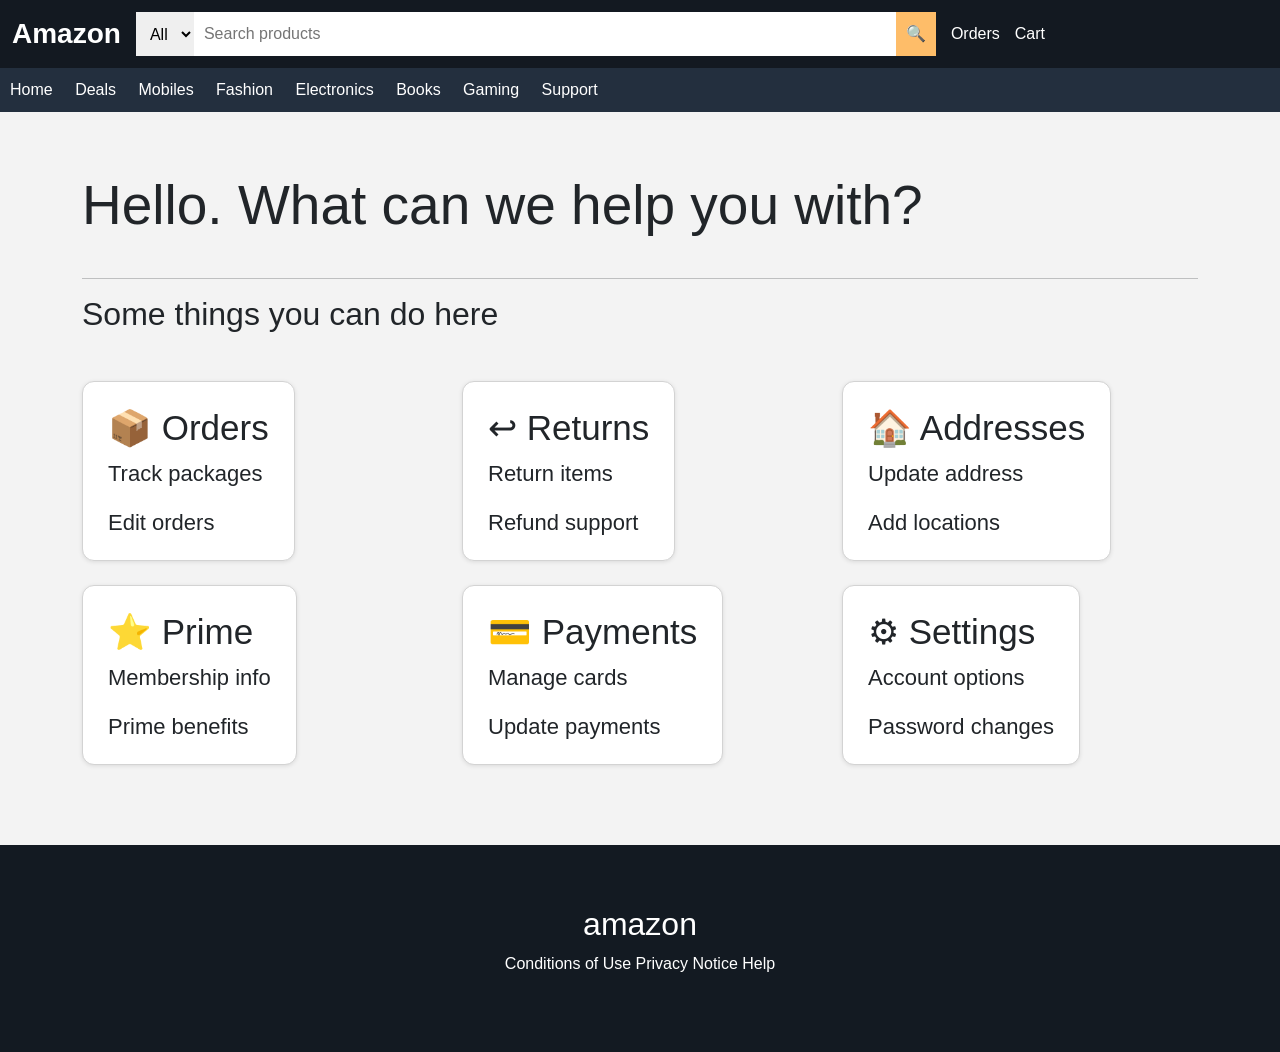
<file: customer-service.html>
<!DOCTYPE html>

<html>

<head>

<title>Customer Service</title>

<meta charset="UTF-8">

<meta name="viewport"
content="width=device-width,initial-scale=1">

<link href="https://cdn.jsdelivr.net/npm/bootstrap@5.3.8/dist/css/bootstrap.min.css"
rel="stylesheet">

<link rel="stylesheet"
href="style.css">

<style>

body{

background:#f3f3f3;

}

.helpbox{

background:white;

border:3px solid orange;

padding:25px;

border-radius:12px;

margin-bottom:20px;

font-size:24px;

}

.sectiontitle{

font-size:55px;

margin-top:60px;

margin-bottom:40px;

}

.supportcard{

background:white;

border:1px solid lightgray;

padding:25px;

border-radius:12px;

height:180px;

transition:.3s;

}

.supportcard:hover{

box-shadow:0 0 10px rgba(0,0,0,.2);

}

.supportcard h3{

font-size:35px;

}

.supportcard p{

font-size:22px;

}

.footerdark{

background:#131A22;

padding:60px;

margin-top:80px;

color:white;

}

</style>

</head>

<body>

<header>
<div class="navbar-main">
<div class="logo"><a href="index.html">Amazon</a></div>
<div class="search-wrap"><select><option>All</option></select><input placeholder="Search products"><button>🔍</button></div>
<div class="nav-links"><a href="orders.html">Orders</a><a href="cart.html">Cart</a></div>
</div>
<div class="panel">
<a href="index.html">Home</a>
<a href="today-deals.html">Deals</a>
<a href="mobiles.html">Mobiles</a>
<a href="fashion.html">Fashion</a>
<a href="electronics.html">Electronics</a>
<a href="books.html">Books</a>
<a href="gaming.html">Gaming</a>
<a href="customer-service.html">Support</a>
</div>
</header>
















<div class="container mt-5">






<h1 class="sectiontitle">

Hello. What can we help you with?

</h1>



<hr>



<h2 class="mb-5">

Some things you can do here

</h2>





<div class="row g-4">



<div class="col-md-4">

<div class="supportcard">

<h3>

📦 Orders

</h3>

<p>

Track packages

</p>

<p>

Edit orders

</p>

</div>

</div>





<div class="col-md-4">

<div class="supportcard">

<h3>

↩ Returns

</h3>

<p>

Return items

</p>

<p>

Refund support

</p>

</div>

</div>





<div class="col-md-4">

<div class="supportcard">

<h3>

🏠 Addresses

</h3>

<p>

Update address

</p>

<p>

Add locations

</p>

</div>

</div>





<div class="col-md-4">

<div class="supportcard">

<h3>

⭐ Prime

</h3>

<p>

Membership info

</p>

<p>

Prime benefits

</p>

</div>

</div>





<div class="col-md-4">

<div class="supportcard">

<h3>

💳 Payments

</h3>

<p>

Manage cards

</p>

<p>

Update payments

</p>

</div>

</div>





<div class="col-md-4">

<div class="supportcard">

<h3>

⚙ Settings

</h3>

<p>

Account options

</p>

<p>

Password changes

</p>

</div>

</div>





</div>

</div>





<div class="footerdark">

<div class="container text-center">

<h2>

amazon

</h2>

<p>

Conditions of Use

Privacy Notice

Help

</p>

</div>

</div>


</body>

</html>
</file>
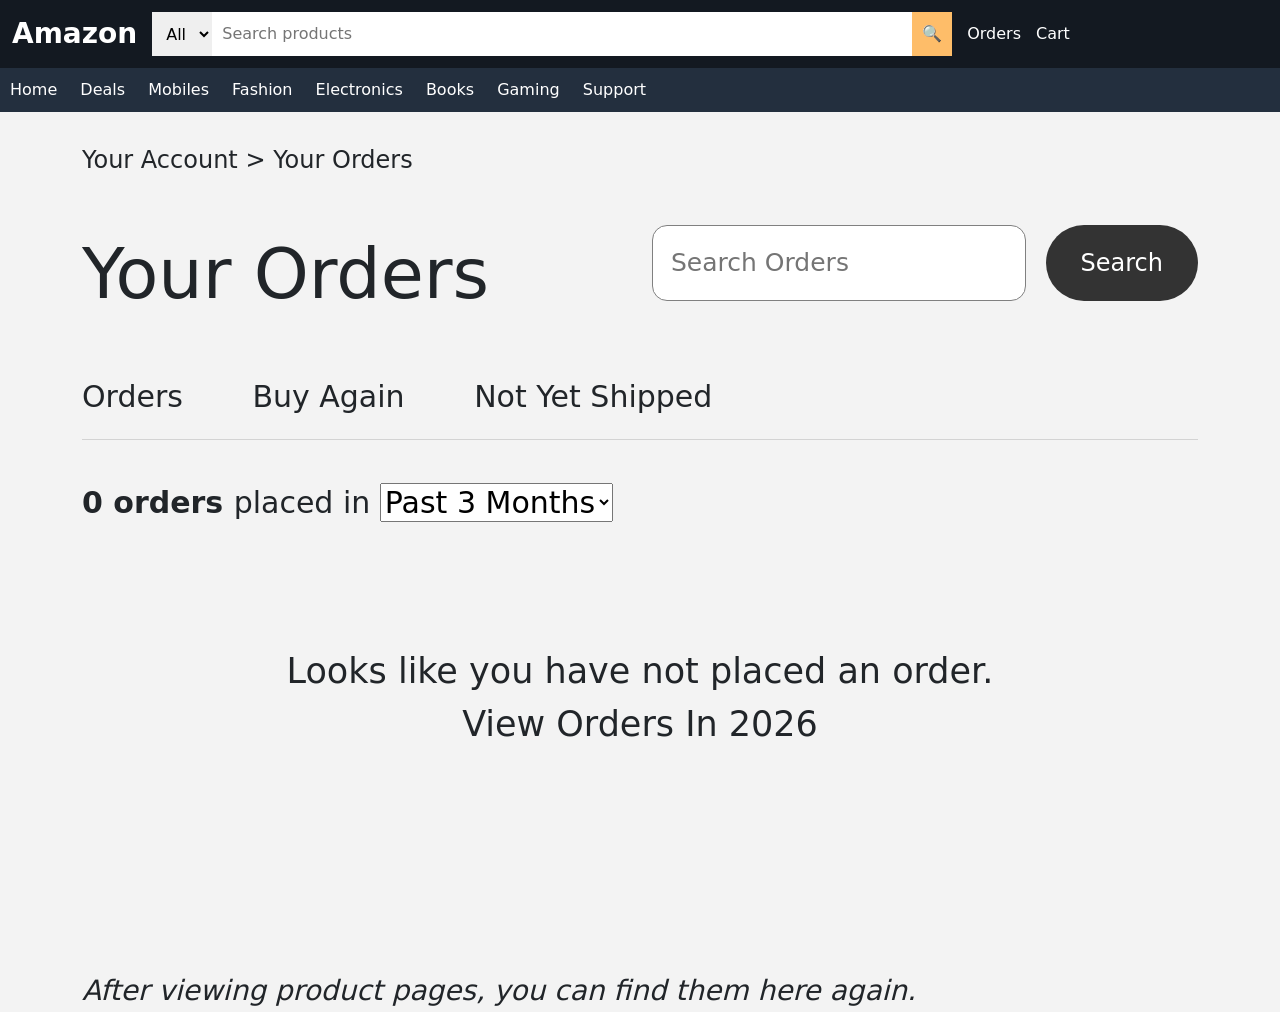
<file: orders.html>
<!DOCTYPE html>

<html>

<head>

<title>Orders</title>

<meta charset="UTF-8">

<meta name="viewport"

content="width=device-width,initial-scale=1">

<link rel="stylesheet"

href="style.css">

<link href=
"https://cdn.jsdelivr.net/npm/bootstrap@5.3.8/dist/css/bootstrap.min.css"

rel="stylesheet">

<style>

body{

background:#f3f3f3;

}

.breadcrumbs{

font-size:24px;

margin-top:30px;

}

.ordertitle{

font-size:70px;

margin-top:30px;

}

.searchbox{

display:flex;

gap:20px;

}

.searchorders{

width:100%;

padding:18px;

border-radius:15px;

border:1px solid gray;

font-size:25px;

}

.searchbtn{

background:#333;

color:white;

border:none;

padding:18px 35px;

border-radius:40px;

font-size:24px;

}

.tabs{

margin-top:50px;

border-bottom:1px solid lightgray;

padding-bottom:20px;

}

.tabs span{

font-size:30px;

margin-right:60px;

}

.filter{

margin-top:40px;

font-size:30px;

}

.empty{

text-align:center;

margin-top:120px;

font-size:35px;

}

.bottomtext{

margin-top:220px;

font-size:28px;

font-style:italic;

}

</style>

</head>

<body>

<header>
<div class="navbar-main">
<div class="logo"><a href="index.html">Amazon</a></div>
<div class="search-wrap"><select><option>All</option></select><input placeholder="Search products"><button>🔍</button></div>
<div class="nav-links"><a href="orders.html">Orders</a><a href="cart.html">Cart</a></div>
</div>
<div class="panel">
<a href="index.html">Home</a>
<a href="today-deals.html">Deals</a>
<a href="mobiles.html">Mobiles</a>
<a href="fashion.html">Fashion</a>
<a href="electronics.html">Electronics</a>
<a href="books.html">Books</a>
<a href="gaming.html">Gaming</a>
<a href="customer-service.html">Support</a>
</div>
</header>



<div class="container">



<div class="breadcrumbs">

Your Account >

Your Orders

</div>




<div class="row align-items-center mt-4">


<div class="col-md-6">

<h1 class="ordertitle">

Your Orders

</h1>

</div>




<div class="col-md-6">

<div class="searchbox">

<input

class="searchorders"

placeholder="Search Orders">


<button class="searchbtn">

Search

</button>

</div>

</div>



</div>






<div class="tabs">

<span>

Orders

</span>


<span>

Buy Again

</span>


<span>

Not Yet Shipped

</span>

</div>






<div class="filter">

<b>

0 orders

</b>

placed in

<select>

<option>

Past 3 Months

</option>

<option>

2026

</option>

<option>

2025

</option>

</select>

</div>






<div class="empty">

Looks like you have not placed an order.

<br>

View Orders In 2026

</div>






<div class="bottomtext">

After viewing product pages, you can find them here again.

</div>




</div>


</body>

</html>
</file>
<file: style.css>
body {
  margin: 0;
  background: #eaeded;
  font-family: Arial;
}
.navbar-main {
  background: #131921;
  color: #fff;
  padding: 12px;
  display: flex;
  gap: 15px;
  align-items: center;
  flex-wrap: wrap;
  position: sticky;
  top: 0;
  z-index: 99;
}
.logo a {
  color: #fff;
  text-decoration: none;
  font-size: 28px;
  font-weight: bold;
}
.search-wrap {
  display: flex;
  flex: 1;
  max-width: 800px;
}
.search-wrap input {
  flex: 1;
  padding: 10px;
  border: none;
}
.search-wrap select,
.search-wrap button {
  border: none;
  padding: 10px;
}
.search-wrap button {
  background: #febd69;
}
.nav-links {
  display: flex;
  gap: 15px;
}
.nav-links a,
.panel a {
  color: #fff;
  text-decoration: none;
}
.panel {
  background: #232f3e;
  padding: 10px;
  overflow: auto;
  white-space: nowrap;
}
.panel a {
  margin-right: 18px;
}
.sidebar p,
.sidebar h3 {
  font-size: 16px !important;
  word-break: break-word;
}
.product,
.launchcard,
.supportcard,
.cartbox,
.subtotal,
.section {
  box-shadow: 0 1px 4px rgba(0, 0, 0, 0.1);
  border-radius: 8px;
  width: fit-content;
  height: fit-content;
}
img {
  max-width: 100%;
}
</file>
